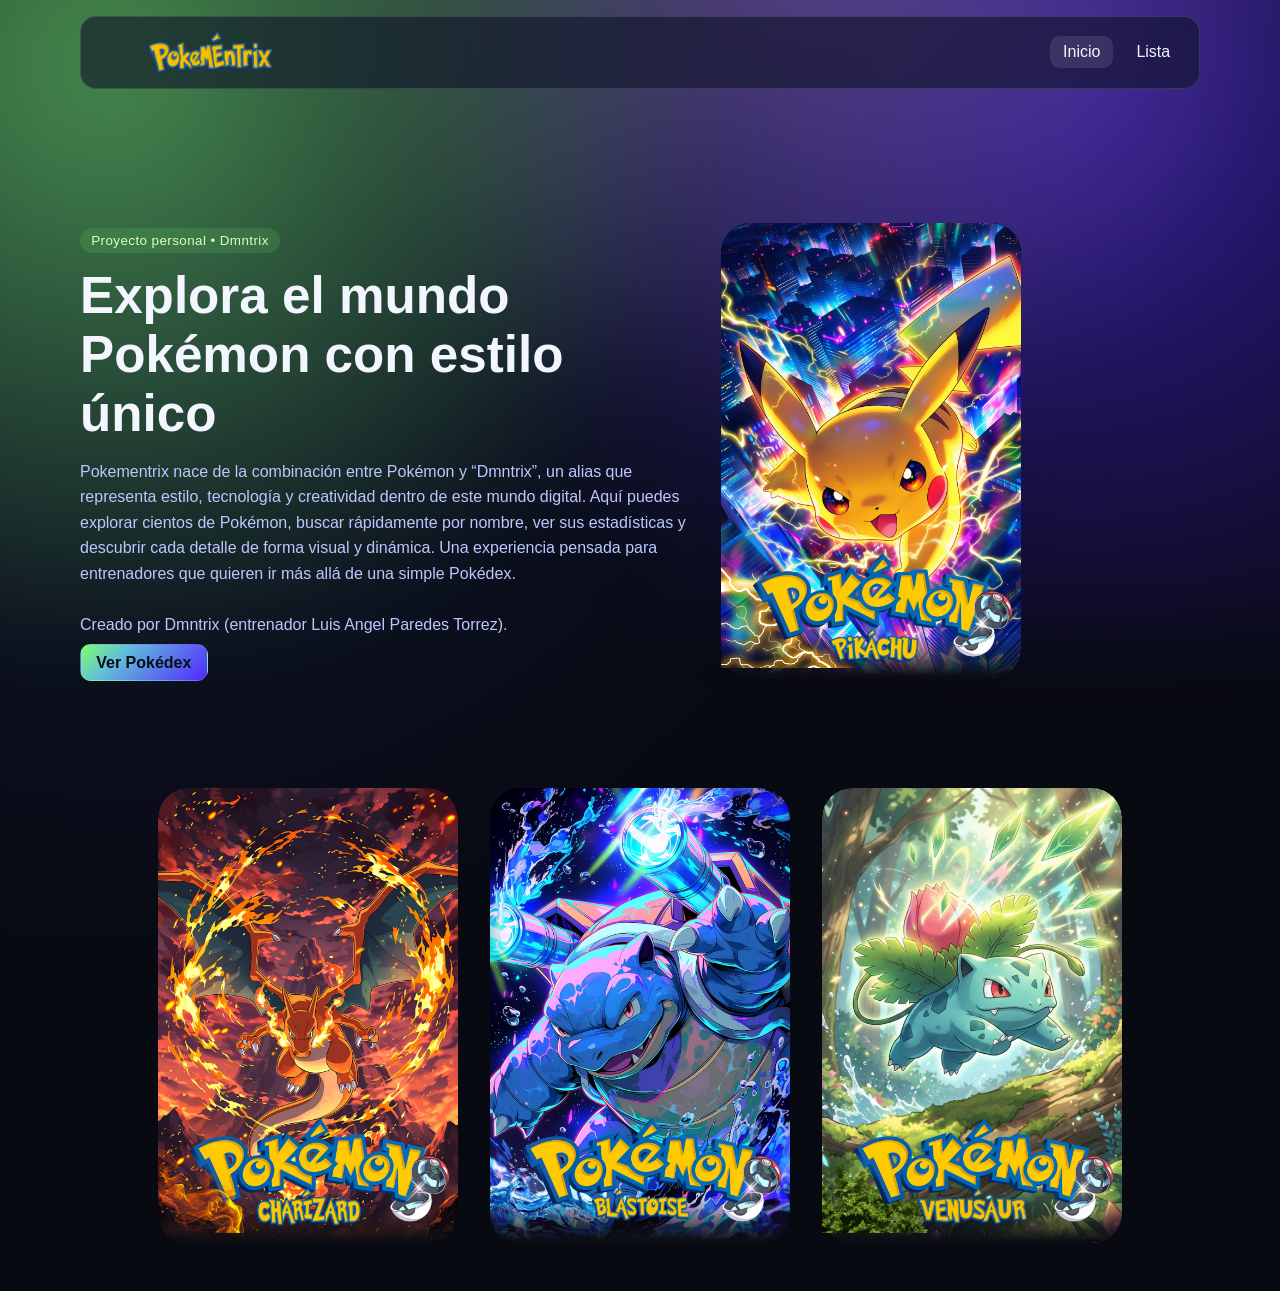
<file: index.html>
<!DOCTYPE html>
<html lang="es">
<head>
  <meta charset="UTF-8" />
  <meta name="viewport" content="width=device-width, initial-scale=1.0"/>
  <title>Pokementrix⚡</title>

  <link rel="icon" href="https://raw.githubusercontent.com/PokeAPI/sprites/master/sprites/items/poke-ball.png">
  <link rel="stylesheet" href="css/styles.css" />
</head>

<body data-page="inicio">
  <div class="aurora"></div>

  <!-- HEADER -->
  <header class="topbar glass">
    <a href="index.html" class="logo-link">
      <img src="img/logo.png" alt="Pokementrix" class="logo-img">
    </a>
    <nav>
      <a href="index.html" class="nav-link active">Inicio</a>
      <a href="lista.html" class="nav-link">Lista</a>
    </nav>
  </header>

  <main class="container">

    <!-- HERO -->
    <section class="hero">

      <div class="hero-copy">
        <span class="pill">Proyecto personal • Dmntrix</span>

        <h2>Explora el mundo Pokémon con estilo único</h2>

        <p>
          Pokementrix nace de la combinación entre Pokémon y “Dmntrix”, un alias que representa
          estilo, tecnología y creatividad dentro de este mundo digital. Aquí puedes explorar cientos
          de Pokémon, buscar rápidamente por nombre, ver sus estadísticas y descubrir cada detalle
          de forma visual y dinámica. Una experiencia pensada para entrenadores que quieren ir más allá
          de una simple Pokédex.  
          <br><br>
          Creado por Dmntrix (entrenador Luis Angel Paredes Torrez).
        </p>

        <a href="lista.html" class="btn btn-primary">Ver Pokédex</a>
      </div>

      <!-- 🔥 CARD PRINCIPAL -->
      <div class="card hero-card" data-search="pikachu">

        <div class="wrapper">
          <img src="img/1.png" class="cover-image" />
        </div>

        <img src="img/1.2.png" class="logo" />
        <img src="img/1.1.png" class="character" />

      </div>

    </section>

    <!-- 🔥 CARDS ABAJO -->
    <section class="cards-bottom">

      <!-- CHARIZARD -->
      <div class="card" data-search="charizard">
        <div class="wrapper">
          <img src="img/2.png" class="cover-image" />
        </div>
        <img src="img/2.2.png" class="logo" />
        <img src="img/2.1.png" class="character" />
      </div>

      <!-- BLASTOISE -->
      <div class="card" data-search="blastoise">
        <div class="wrapper">
          <img src="img/3.png" class="cover-image" />
        </div>
        <img src="img/3.2.png" class="logo" />
        <img src="img/3.1.png" class="character" />
      </div>

      <!-- VENUSAUR -->
      <div class="card" data-search="venusaur">
        <div class="wrapper">
          <img src="img/4.png" class="cover-image" />
        </div>
        <img src="img/4.2.png" class="logo" />
        <img src="img/4.1.png" class="character" />
      </div>

    </section>

  </main>

  <!-- JS PARA CLICK EN CARDS -->
  <script>
    document.querySelectorAll('.card').forEach(card => {
      card.addEventListener('click', () => {
        const name = card.dataset.search;
        if (!name) return;

        localStorage.setItem('pokemonSearch', name);
        window.location.href = 'lista.html';
      });
    });
  </script>

</body>
</html>
</file>
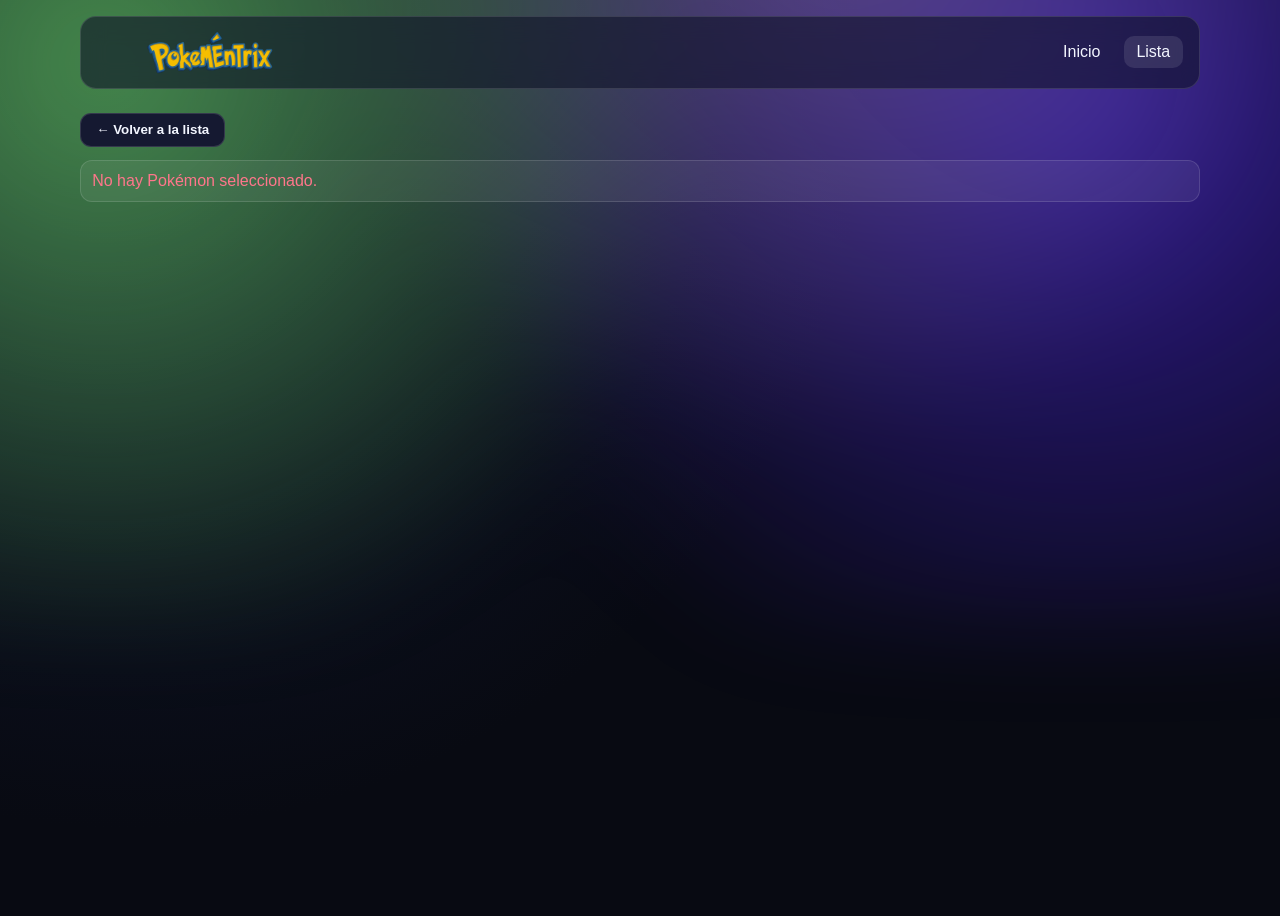
<file: detalle.html>
<!DOCTYPE html>
<html lang="es">
  <head>
    <meta charset="UTF-8" />
    <meta name="viewport" content="width=device-width, initial-scale=1.0" />
    <title>Pokementrix | Detalle</title>
    <link rel="icon" href="https://raw.githubusercontent.com/PokeAPI/sprites/master/sprites/items/poke-ball.png">
    <link rel="stylesheet" href="css/styles.css" />
  </head>
  <body data-page="detalle">
    <div class="aurora"></div>
    <header class="topbar glass">
      <a href="index.html" class="logo-link">
        <img src="img/logo.png" alt="Pokementrix" class="logo-img">
      </a>
      <nav>
        <a href="index.html" class="nav-link">Inicio</a>
        <a href="lista.html" class="nav-link">Lista</a>
      </nav>
    </header>

    <main class="container">
      <button id="backBtn" class="btn">← Volver a la lista</button>
      <div id="detailStatus" class="status">Cargando detalle...</div>
      <section id="pokemonDetail"></section>
    </main>

    <script src="js/api.js" defer></script>
    <script src="js/navigation.js" defer></script>
    <script src="js/app.js" defer></script>
  </body>
</html>
</file>
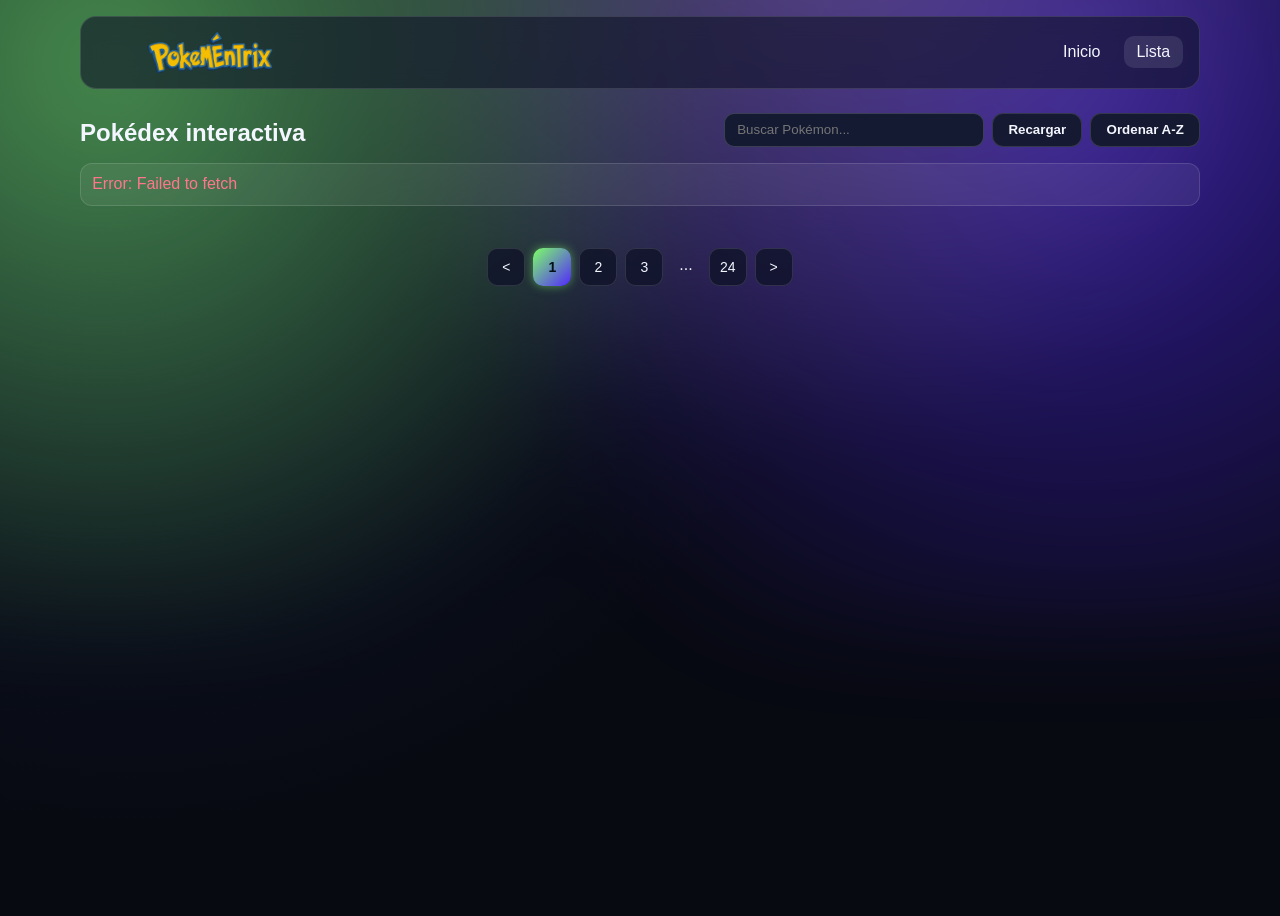
<file: lista.html>
<!DOCTYPE html>
<html lang="es">
  <head>
    <meta charset="UTF-8" />
    <meta name="viewport" content="width=device-width, initial-scale=1.0" />
    <title>Pokementrix ⚡</title>
    <link rel="icon" href="https://raw.githubusercontent.com/PokeAPI/sprites/master/sprites/items/poke-ball.png">
    <link rel="stylesheet" href="css/styles.css" />
  </head>

  <body data-page="lista">
    <div class="aurora"></div>

    <header class="topbar glass">
      <a href="index.html" class="logo-link">
        <img src="img/logo.png" alt="Pokementrix" class="logo-img">
      </a>
      <nav>
        <a href="index.html" class="nav-link">Inicio</a>
        <a href="lista.html" class="nav-link active">Lista</a>
      </nav>
    </header>

    <main class="container">
      <section class="section-head">
        <h2>Pokédex interactiva</h2>

        <div class="actions-row">

          <input
            id="searchInput"
            type="search"
            placeholder="Buscar Pokémon..."
            aria-label="Buscar Pokémon"
          />

          <!-- BOTONES -->
          <button id="reloadBtn" class="btn">Recargar</button>
          <button id="sortBtn" class="btn">Ordenar A-Z</button>

        </div>
      </section>

      <div id="status" class="status">Cargando datos...</div>

      <!-- GRID DE POKEMON -->
      <section id="pokemonGrid" class="grid"></section>

      <!-- PAGINACIÓN -->
      <div id="pagination" class="pagination"></div>
    </main>

    <script src="js/api.js" defer></script>
    <script src="js/navigation.js" defer></script>
    <script src="js/app.js" defer></script>
  </body>
</html>
</file>
<file: css/styles.css>
:root {
  --bg: #080a12;
  --card: #121629cc;
  --text: #f3f6ff;
  --muted: #bdc7ff;
  --primary: #7cff67;
  --violet: #b497cf;
  --blue: #5227ff;
  --danger: #ff768b;
}

* {
  box-sizing: border-box;
}

body {
  margin: 0;
  font-family: Inter, Segoe UI, Roboto, sans-serif;
  color: var(--text);
  min-height: 100vh;
  background: radial-gradient(circle at 10% 10%, #111833 0%, var(--bg) 52%);
  position: relative;
  overflow-x: hidden;
}

.aurora {
  position: fixed;
  inset: -20% -20% auto;
  height: 90vh;
  z-index: -1;
  background:
    radial-gradient(circle at 20% 30%, #7cff6780 0%, transparent 40%),
    radial-gradient(circle at 60% 10%, #b497cf66 0%, transparent 42%),
    radial-gradient(circle at 75% 35%, #5227ff88 0%, transparent 45%);
  filter: blur(48px);
  animation: wave 14s linear infinite alternate;
}

@keyframes wave {
  from {
    transform: translate3d(-3%, -2%, 0) rotate(0deg);
  }
  to {
    transform: translate3d(3%, 2%, 0) rotate(5deg);
  }
}

.container {
  width: min(1120px, 92%);
  margin: 1.5rem auto 3rem;
}

.topbar {
  width: min(1120px, 92%);
  margin: 1rem auto 0;
  padding: 0.8rem 1rem;
  border-radius: 16px;
  display: flex;
  justify-content: space-between;
  align-items: center;
  gap: 1rem;
}

.glass {
  background: #0f132899;
  backdrop-filter: blur(12px);
  border: 1px solid #ffffff1f;
}

h1,
h2,
h3 {
  margin: 0;
}

nav {
  display: flex;
  gap: 0.65rem;
}

.nav-link {
  color: var(--text);
  text-decoration: none;
  padding: 0.45rem 0.8rem;
  border-radius: 10px;
  transition: 0.25s ease;
}

.nav-link:hover,
.nav-link.active {
  background: #ffffff1a;
}

.hero {
  min-height: 75vh;
  display: grid;
  grid-template-columns: 1.3fr 1fr;
  gap: 1.2rem;
  align-items: center;
}

.hero-copy h2 {
  font-size: clamp(2rem, 4vw, 3.2rem);
  margin: 0.8rem 0;
}

.hero-copy p {
  color: var(--muted);
  line-height: 1.6;
}

.pill {
  display: inline-block;
  padding: 0.3rem 0.7rem;
  border-radius: 999px;
  background: #7cff6722;
  color: #d8ffd3;
  font-size: 0.84rem;
  letter-spacing: 0.03em;
}

.btn {
  border: 1px solid #ffffff22;
  background: #151931;
  color: var(--text);
  border-radius: 11px;
  padding: 0.55rem 0.95rem;
  font-weight: 600;
  cursor: pointer;
  transition: 0.25s ease;
}

.btn:hover {
  transform: translateY(-1px);
  border-color: #ffffff55;
}

.btn-primary {
  text-decoration: none;
  background: linear-gradient(135deg, #7cff67 0%, #63c0d8 30%, #5227ff 100%);
  color: #041018;
}

.section-head {
  display: flex;
  justify-content: space-between;
  align-items: end;
  gap: 1rem;
  margin: 1rem 0;
}

.actions-row {
  display: flex;
  gap: 0.5rem;
}

input[type='search'] {
  min-width: 260px;
  background: #151a33;
  border: 1px solid #ffffff29;
  color: var(--text);
  border-radius: 10px;
  padding: 0.55rem 0.75rem;
}

.status {
  background: #ffffff10;
  border: 1px solid #ffffff21;
  border-radius: 12px;
  padding: 0.7rem;
  margin: 0.8rem 0;
  color: var(--muted);
}

.grid {
  display: grid;
  grid-template-columns: repeat(auto-fit, minmax(180px, 1fr));
  gap: 0.8rem;
}

.led-card {
  background: var(--card);
  border-radius: 16px;
  border: 1px solid #ffffff1f;
  padding: 1rem;
  position: relative;
  overflow: hidden;
}

.led-card::before {
  content: '';
  position: absolute;
  inset: -2px;
  border-radius: inherit;
  background: conic-gradient(from 10deg, #7cff67, #b497cf, #5227ff, #7cff67);
  z-index: -2;
  opacity: 0;
  transition: opacity 0.3s ease;
}

.led-card::after {
  content: '';
  position: absolute;
  inset: 1px;
  background: #121629ee;
  border-radius: inherit;
  z-index: -1;
}

.led-card:hover::before {
  opacity: 1;
  animation: spin 3s linear infinite;
}

@keyframes spin {
  to {
    transform: rotate(1turn);
  }
}

.pokemon-card {
  cursor: pointer;
  transform-style: preserve-3d;
  transition: transform 0.22s ease;
}

.pokemon-card:hover {
  transform: translateY(-3px) scale(1.01);
}

.sprite {
  width: 100%;
  height: 120px;
  object-fit: contain;
  filter: drop-shadow(0 0 12px #7cff6760);
}

.meta {
  display: flex;
  justify-content: space-between;
  align-items: center;
}

.tag {
  font-size: 0.82rem;
  color: #111;
  background: #7cff67;
  padding: 0.15rem 0.5rem;
  border-radius: 999px;
}

#pokemonDetail {
  margin-top: 0.9rem;
}

.detail-panel {
  display: grid;
  grid-template-columns: 1fr 1.1fr;
  gap: 1rem;
  align-items: center;
}

.detail-image {
  width: 100%;
  max-height: 280px;
  object-fit: contain;
  filter: drop-shadow(0 0 24px #b497cf66);
}

.stats-list {
  padding-left: 1.1rem;
  margin: 0.4rem 0 0;
  color: var(--muted);
}

.types {
  display: flex;
  gap: 0.5rem;
  flex-wrap: wrap;
}

.type-chip {
  background: #ffffff19;
  padding: 0.2rem 0.55rem;
  border-radius: 999px;
}

.error {
  color: var(--danger);
}

@media (max-width: 880px) {
  .hero,
  .detail-panel,
  .section-head {
    grid-template-columns: 1fr;
    display: grid;
    align-items: start;
  }

  .actions-row,
  input[type='search'] {
    width: 100%;
  }

  .actions-row {
    grid-template-columns: 1fr auto;
    display: grid;
  }
}

/* ===== PAGINACIÓN ===== */

.pagination {
  margin-top: 30px;
  display: flex;
  justify-content: center;
  flex-wrap: wrap;
  gap: 8px;
}

.page-btn {
  min-width: 38px;
  height: 38px;
  border-radius: 10px;
  border: 1px solid #ffffff1f;
  background: #0f1328cc;
  color: var(--text);
  cursor: pointer;
  font-size: 14px;
  transition: all 0.25s ease;
  backdrop-filter: blur(6px);
}

/* hover */
.page-btn:hover {
  transform: translateY(-2px);
  border-color: #ffffff55;
  background: #151a33;
}

/* activa */
.page-btn.active {
  background: linear-gradient(135deg, #7cff67, #5227ff);
  color: #041018;
  font-weight: bold;
  box-shadow: 0 0 10px #7cff6780;
  border: none;
}

/* ===== CARDS HOME ===== */

.cards-section {
  margin-top: 3rem;
  display: flex;
  flex-direction: column;
  align-items: center;
  gap: 3rem;
}
.cards-bottom {
  display: flex;
  justify-content: center;
  gap: 2rem;
  flex-wrap: wrap;
}

.card-row {
  display: flex;
  align-items: center;
  justify-content: space-between;
  gap: 2rem;
}

.card-row.left {
  flex-direction: row;
}

.card-row.right {
  flex-direction: row-reverse;
}

.card-text {
  max-width: 400px;
}

.card-text h3 {
  margin-bottom: 0.5rem;
}

.card-text p {
  color: var(--muted);
}

/* ===== CARD EFECTO ORIGINAL (BIEN IMPLEMENTADO) ===== */

.card {
  width: 300px;
  height: 455px;
  position: relative;
  display: flex;
  justify-content: center;
  align-items: center;
  padding: 0 36px;
  perspective: 2500px;
  cursor: pointer;
  border-radius: 30px;
  transform-style: preserve-3d;
}

/* FONDO */
.wrapper {
  transition: all 0.5s;
  position: absolute;
  width: 100%;
  height: 100%;
  z-index: -1; /* 🔥 CLAVE ORIGINAL */
  background: #000;
  border-radius: 30px;
  overflow: hidden;
}

.wrapper img {
  width: 100%;
  height: 100%;
  object-fit: cover;
  border-radius: 30px;
}

/* INCLINACIÓN */
.card:hover .wrapper {
  transform: perspective(900px) translateY(-5%) rotateX(25deg) translateZ(0);
  box-shadow: 2px 35px 32px -8px rgba(0, 0, 0, 0.75);
}

/* SOMBRAS */
.wrapper::before,
.wrapper::after {
  content: "";
  opacity: 0;
  width: 100%;
  height: 80px;
  transition: all 0.5s;
  border-radius: 30px;
  position: absolute;
  left: 0;
}

.wrapper::before {
  top: 0;
  height: 100%;
  background-image: linear-gradient(
    to top,
    transparent 46%,
    rgba(12, 13, 19, 0.5) 68%,
    rgba(12, 13, 19) 97%
  );
}

.wrapper::after {
  bottom: 0;
  opacity: 1;
  background-image: linear-gradient(
    to bottom,
    transparent 46%,
    rgba(12, 13, 19, 0.5) 68%,
    rgba(12, 13, 19) 97%
  );
}

.card:hover .wrapper::before,
.card:hover .wrapper::after {
  opacity: 1;
}

/* LOGO (BAJA Y SE OPACA) */
.logo {
  width: 100%;
  position: absolute;
  bottom: 10px;
  z-index: 2;
  transition: all 0.5s;
}

.card:hover .logo {
  transform: translate3d(0%, -50px, 100px); /* 🔥 ORIGINAL */
  opacity: 0.2;
}

/* PERSONAJE (SALE) */
.character {
  width: 100%;
  opacity: 0;
  transition: all 0.5s;
  position: absolute;
  z-index: 3;
}

.card:hover .character {
  opacity: 1;
  transform: translate3d(5%, -20%, 670px); /* 🔥 ORIGINAL */
}

/* OSCURECER FONDO */
.card:hover .cover-image {
  opacity: 0.3;
}

/* ===== LOGO HOME ===== */
.logo-link {
  display: flex;
  align-items: center;
}

.logo-img {
  height: 45px; /* 🔥 tamaño ideal */
  width: auto;
  cursor: pointer;
  transition: transform 0.2s ease;
}

.logo-img:hover {
  transform: scale(1.05);
}
</file>
